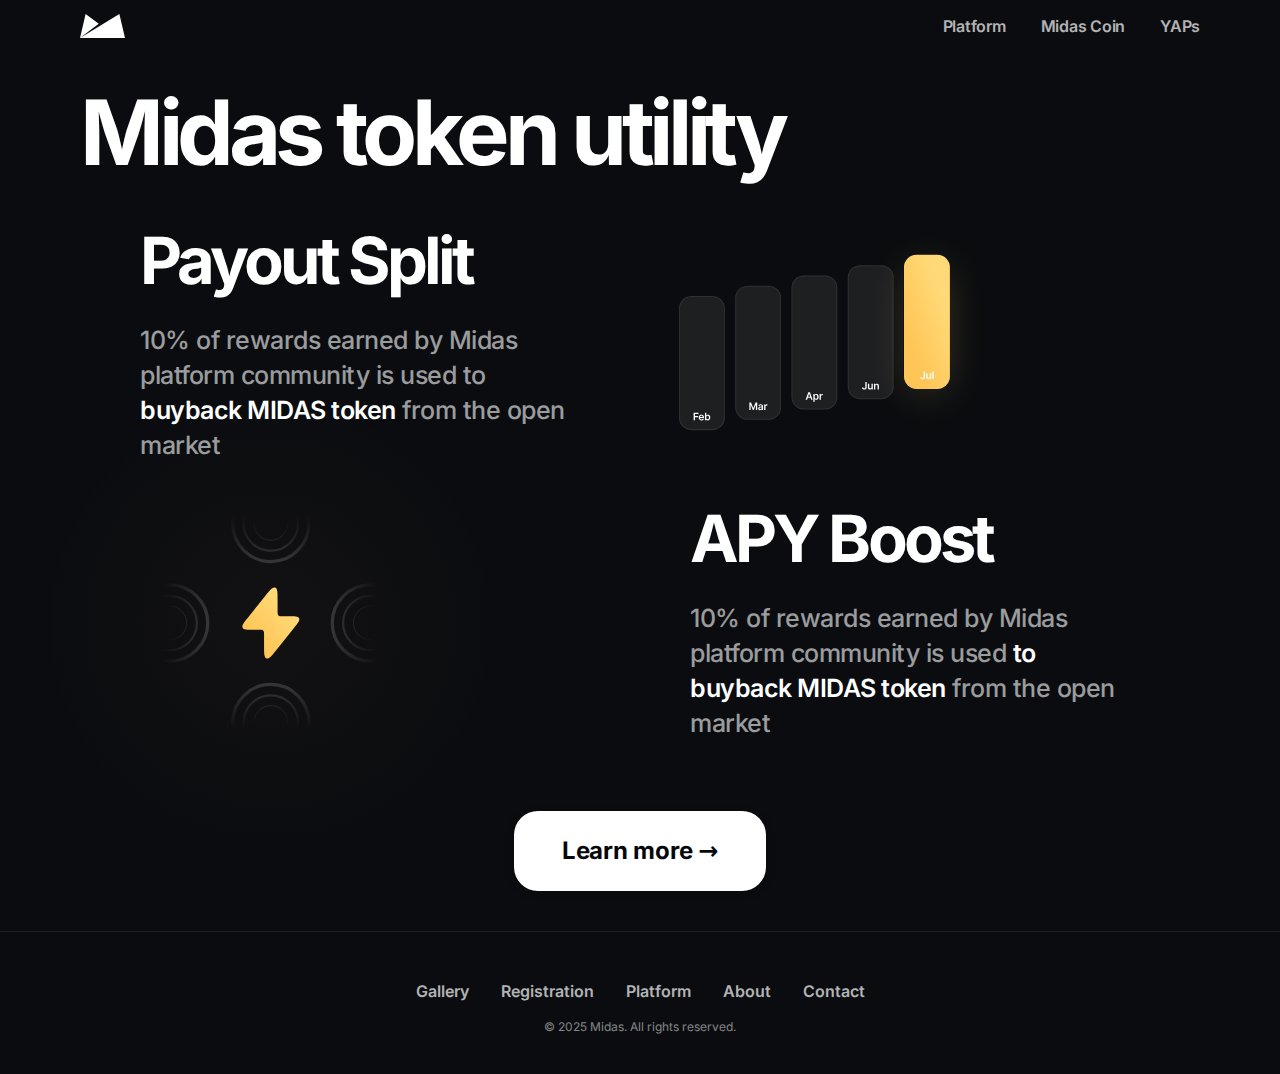
<file: index.html>
<!DOCTYPE html>
<html lang="en">

<head>
    <meta charset="UTF-8">
    <meta name="viewport" content="width=device-width, initial-scale=1.0">
    <title>Midas Token Utility</title>
    <link rel="stylesheet" href="css/main-index.css">
</head>

<body>
    <!-- Skip link для пропуска навигации -->
    <a href="#main-content" class="skip-link">Skip to main content</a>

    <!-- Хедер с навигацией -->
    <header>
        <a href="index.html" class="header-logo">
            <img src="assets/logo.svg" alt="Midas Logo">
        </a>

        <!-- Кнопка-бургер для мобилок -->
        <button class="header-burger" type="button" aria-label="Open navigation menu">
            <img src="assets/menu.svg" alt="" aria-hidden="true">
        </button>

        <nav class="header-menu" aria-label="Main navigation">
            <ul>
                <li><a href="#">Platform</a></li>
                <li><a href="#">Midas Coin</a></li>
                <li><a href="#">YAPs</a></li>
            </ul>
        </nav>
    </header>

    <!-- Полоска 4px после хедера -->
    <div class="header-divider"></div>

    <!-- Основной контент -->
    <main id="main-content" class="page-main">
        <h1 class="page-title">Midas token utility</h1>

        <section class="utility">
            <!-- Первый блок: Payout Split -->
            <div class="row row-top">
                <div class="col col-text">
                    <h2 class="title">Payout Split</h2>
                    <p class="description">10% of rewards earned by Midas platform community is used to <strong>buyback MIDAS token</strong> from the open market</p>
                </div>

                <div class="col col-graphic">
                    <div class="feature-graphic">
                        <!-- Изображение столбцов для десктопа -->
                        <img src="assets/columns.svg" alt="Bar chart showing payout distribution" class="columns-desktop">
                        <!-- Изображение столбцов для мобильных устройств -->
                        <img src="assets/columns_mobile.svg" alt="Bar chart showing payout distribution" class="columns-mobile">
                    </div>
                </div>
            </div>

            <!-- Второй блок: APY Boost -->
            <div class="row row-bottom">
                <div class="col col-graphic">
                    <div class="icon-glow" aria-hidden="true">
                        <img src="assets/lightning.svg" alt="" class="icon-img" aria-hidden="true">
                    </div>
                </div>

                <div class="col col-text">
                    <h2 class="title">APY Boost</h2>
                    <p class="description">10% of rewards earned by Midas platform community is used <strong>to buyback MIDAS token</strong> from the open market</p>
                </div>
            </div>
        </section>

        <!-- Кнопка -->
        <div class="btn-wrapper">
            <button class="btn">Learn more &rarr;</button>
        </div>
    </main>

    <!-- Футер -->
    <footer>
        <div class="footer-content">
            <nav class="footer-nav" aria-label="Footer navigation">
                <a href="grid.html">Gallery</a>
                <a href="form.html">Registration</a>
                <a href="#">Platform</a>
                <a href="#">About</a>
                <a href="#">Contact</a>
            </nav>
            <p class="footer-copy">&copy; 2025 Midas. All rights reserved.</p>
        </div>
    </footer>

</body>

</html>
</file>
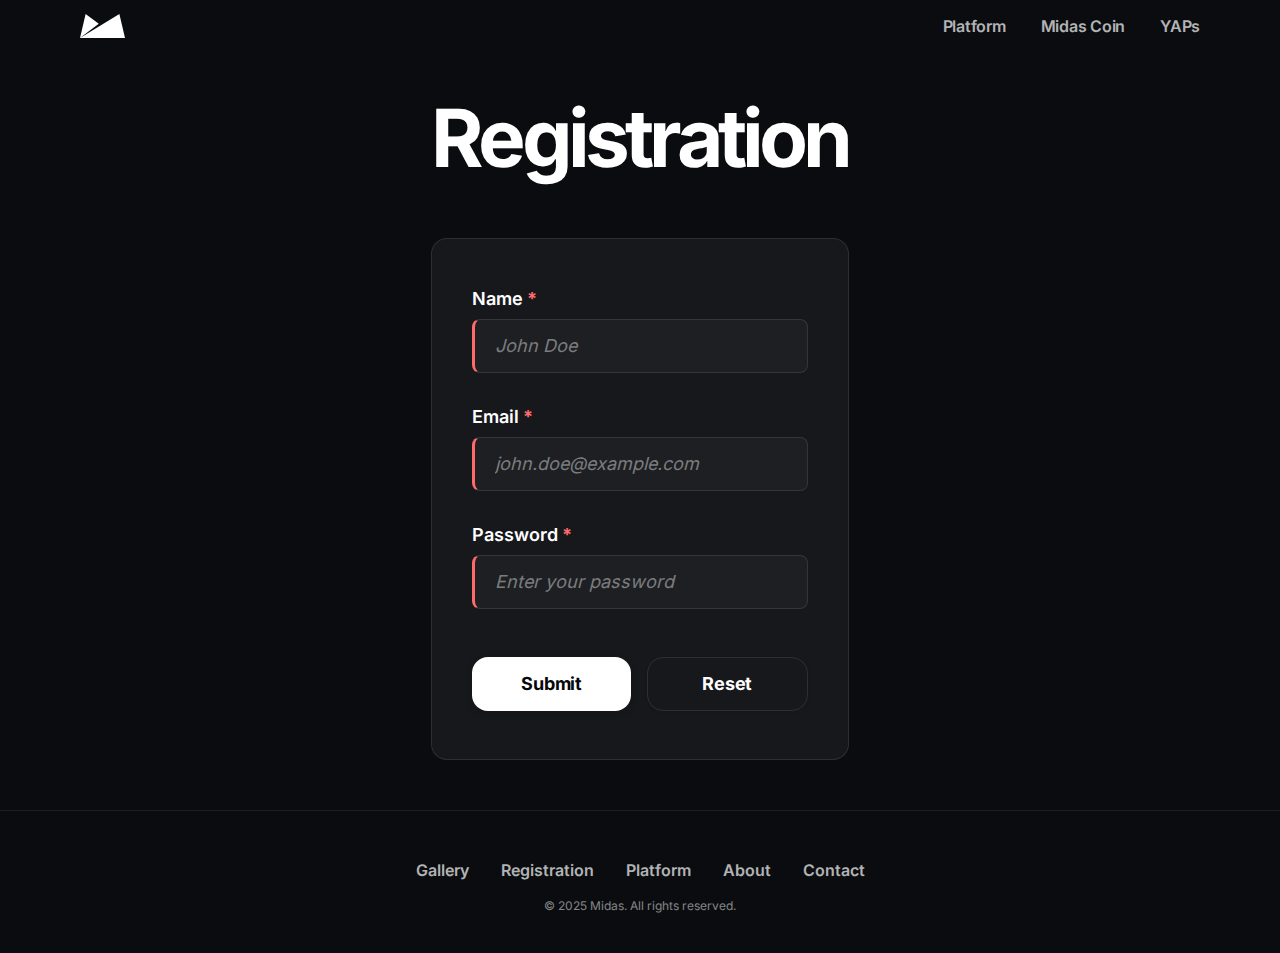
<file: form.html>
<!DOCTYPE html>
<html lang="en">

<head>
    <meta charset="UTF-8">
    <meta name="viewport" content="width=device-width, initial-scale=1.0">
    <title>Registration - Midas</title>
    <link rel="stylesheet" href="css/main-form.css">
</head>

<body>
    <!-- Skip link для пропуска навигации -->
    <a href="#main-content" class="skip-link">Skip to main content</a>

    <!-- Хедер с навигацией -->
    <header>
        <a href="index.html" class="header-logo">
            <img src="assets/logo.svg" alt="Midas Logo">
        </a>

        <!-- Кнопка-бургер для мобилок -->
        <button class="header-burger" type="button" aria-label="Open navigation menu">
            <img src="assets/menu.svg" alt="" aria-hidden="true">
        </button>

        <nav class="header-menu" aria-label="Main navigation">
            <ul>
                <li><a href="#">Platform</a></li>
                <li><a href="#">Midas Coin</a></li>
                <li><a href="#">YAPs</a></li>
            </ul>
        </nav>
    </header>

    <!-- Полоска 4px после хедера -->
    <div class="header-divider"></div>

    <!-- Основной контент -->
    <main id="main-content" class="form-main">
        <h1 class="form-title">Registration</h1>

        <form class="registration-form" method="POST" action="//httpbin.org/post">
            <!-- Поле имени -->
            <div class="form-group">
                <label for="name" class="form-label">
                    Name
                    <span class="required-mark" aria-hidden="true">*</span>
                </label>
                <input 
                    type="text" 
                    id="name" 
                    name="name" 
                    class="form-input" 
                    placeholder="John Doe" 
                    required
                >
            </div>

            <!-- Поле email -->
            <div class="form-group">
                <label for="email" class="form-label">
                    Email
                    <span class="required-mark" aria-hidden="true">*</span>
                </label>
                <input 
                    type="email" 
                    id="email" 
                    name="email" 
                    class="form-input" 
                    placeholder="john.doe@example.com" 
                    required
                >
            </div>

            <!-- Поле пароля -->
            <div class="form-group">
                <label for="password" class="form-label">
                    Password
                    <span class="required-mark" aria-hidden="true">*</span>
                </label>
                <input 
                    type="password" 
                    id="password" 
                    name="password" 
                    class="form-input" 
                    placeholder="Enter your password" 
                    required
                >
            </div>

            <!-- Кнопки -->
            <div class="form-actions">
                <button type="submit" class="btn btn-submit">Submit</button>
                <button type="reset" class="btn btn-reset">Reset</button>
            </div>
        </form>
    </main>

    <!-- Футер -->
    <footer>
        <div class="footer-content">
            <nav class="footer-nav" aria-label="Footer navigation">
                <a href="grid.html">Gallery</a>
                <a href="form.html">Registration</a>
                <a href="#">Platform</a>
                <a href="#">About</a>
                <a href="#">Contact</a>
            </nav>
            <p class="footer-copy">&copy; 2025 Midas. All rights reserved.</p>
        </div>
    </footer>

</body>

</html>
</file>
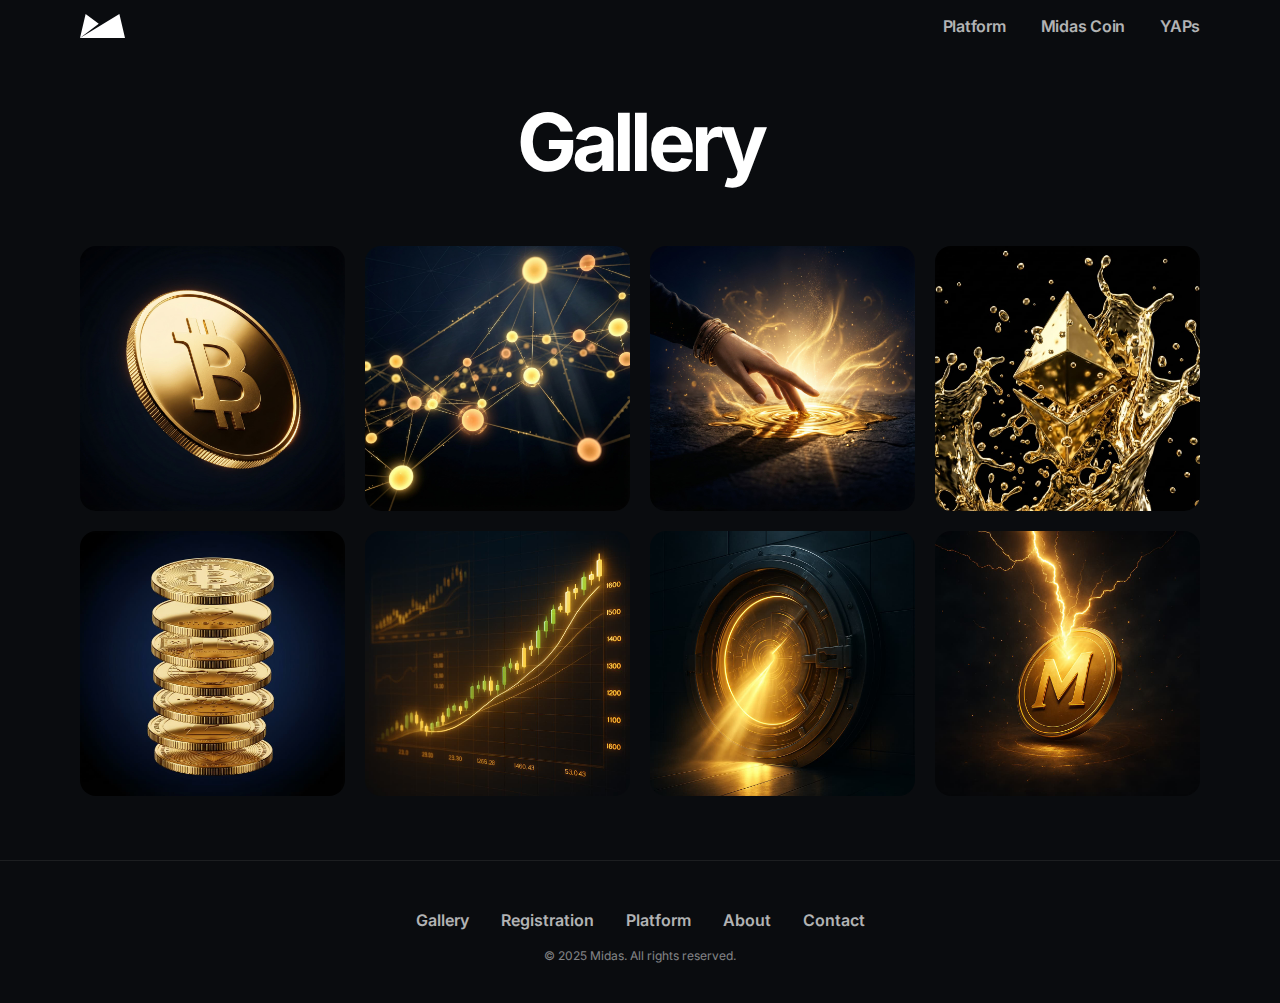
<file: grid.html>
<!DOCTYPE html>
<html lang="en">

<head>
    <meta charset="UTF-8">
    <meta name="viewport" content="width=device-width, initial-scale=1.0">
    <title>Gallery - Midas</title>
    <link rel="stylesheet" href="css/main-grid.css">
</head>

<body>
    <!-- Skip link для пропуска навигации -->
    <a href="#main-content" class="skip-link">Skip to main content</a>

    <!-- Хедер с навигацией -->
    <header>
        <a href="index.html" class="header-logo">
            <img src="assets/logo.svg" alt="Midas Logo">
        </a>

        <!-- Кнопка-бургер для мобилок -->
        <button class="header-burger" type="button" aria-label="Open navigation menu">
            <img src="assets/menu.svg" alt="" aria-hidden="true">
        </button>
        <nav class="header-menu" aria-label="Main navigation">
            <ul>
                <li><a href="#">Platform</a></li>
                <li><a href="#">Midas Coin</a></li>
                <li><a href="#">YAPs</a></li>
            </ul>
        </nav>
    </header>

    <!-- Полоска 4px после хедера -->
    <div class="header-divider"></div>

    <!-- Основной контент - галерея -->
    <main id="main-content" class="gallery-main">
        <h1 class="gallery-title">Gallery</h1>

        <div class="gallery-grid">
            <!-- Элемент галереи 1 -->
            <div class="gallery-item">
                <img src="assets/img1.jpg" alt="Golden Bitcoin Coin">
                <a href="#" class="gallery-link">View</a>
            </div>

            <!-- Элемент галереи 2 -->
            <div class="gallery-item">
                <img src="assets/img2.jpg" alt="Blockchain Network">
                <a href="#" class="gallery-link">View</a>
            </div>

            <!-- Элемент галереи 3 -->
            <div class="gallery-item">
                <img src="assets/img3.jpg" alt="Midas Touch">
                <a href="#" class="gallery-link">View</a>
            </div>

            <!-- Элемент галереи 4 -->
            <div class="gallery-item">
                <img src="assets/img4.jpg" alt="Liquid Gold Ethereum">
                <a href="#" class="gallery-link">View</a>
            </div>

            <!-- Элемент галереи 5 -->
            <div class="gallery-item">
                <img src="assets/img5.jpg" alt="Cryptocurrency Coins Stack">
                <a href="#" class="gallery-link">View</a>
            </div>

            <!-- Элемент галереи 6 -->
            <div class="gallery-item">
                <img src="assets/img6.jpg" alt="Financial Charts">
                <a href="#" class="gallery-link">View</a>
            </div>

            <!-- Элемент галереи 7 -->
            <div class="gallery-item">
                <img src="assets/img7.jpg" alt="Lightning Strike Coin">
                <a href="#" class="gallery-link">View</a>
            </div>

            <!-- Элемент галереи 8 -->
            <div class="gallery-item">
                <img src="assets/img8.jpg" alt="Digital Vault">
                <a href="#" class="gallery-link">View</a>
            </div>
        </div>
    </main>

    <!-- Футер -->
    <footer>
        <div class="footer-content">
            <nav class="footer-nav" aria-label="Footer navigation">
                <a href="grid.html">Gallery</a>
                <a href="form.html">Registration</a>
                <a href="#">Platform</a>
                <a href="#">About</a>
                <a href="#">Contact</a>
            </nav>
            <p class="footer-copy">&copy; 2025 Midas. All rights reserved.</p>
        </div>
    </footer>

</body>

</html>
</file>
<file: css/main-index.css>
/* ===== ГЛАВНЫЙ ФАЙЛ СТИЛЕЙ ДЛЯ INDEX.HTML ===== */
/* Импортирует все необходимые стили в правильном порядке */

@import url('normalize.css');
@import url('variables.css');
@import url('base.css');
@import url('components.css');
@import url('animations.css');
@import url('styles.css');
</file>
<file: css/main-form.css>
/* ===== ГЛАВНЫЙ ФАЙЛ СТИЛЕЙ ДЛЯ FORM.HTML ===== */
/* Импортирует все необходимые стили в правильном порядке */

@import url('normalize.css');
@import url('variables.css');
@import url('base.css');
@import url('components.css');
@import url('animations.css');
@import url('form.css');
</file>
<file: css/main-grid.css>
/* ===== ГЛАВНЫЙ ФАЙЛ СТИЛЕЙ ДЛЯ GRID.HTML ===== */
/* Импортирует все необходимые стили в правильном порядке */

@import url('normalize.css');
@import url('variables.css');
@import url('base.css');
@import url('components.css');
@import url('animations.css');
@import url('grid.css');
</file>
